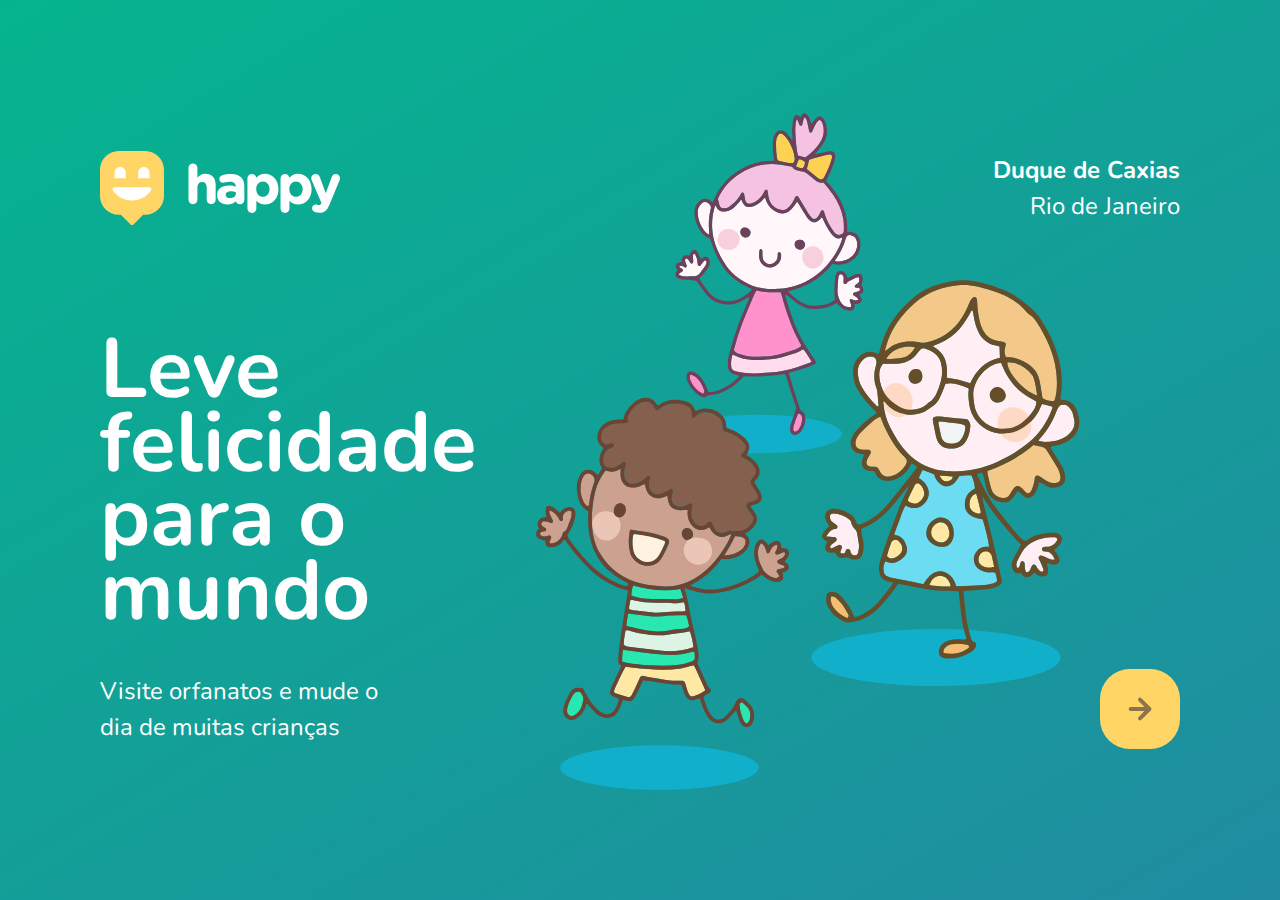
<file: index.html>
<!DOCTYPE html>
<html lang="pt_BR">
  <head>
    <meta charset="UTF-8" />
    <meta name="viewport" content="width=device-width, initial-scale=1.0" />
    <title>Happy</title>

    <link rel="stylesheet" href="public/css/main.css" />
    <link rel="stylesheet" href="public/css/animations.css" />
    <link rel="stylesheet" href="public/css/sidebar.css" />
    <link rel="stylesheet" href="public/css/page-landing.css" />

    <link rel="icon" href="./public/images/logo-icon.png" />

    <link href="https://fonts.googleapis.com/css2?family=Nunito:wght@400;600;700;800&display=swap" rel="stylesheet">
  </head>
  <body>
    <div id="page-landing">
      <div id="container">
        <header>
          <img 
          class="animate-up";
          id= logo 
          src="./public/images/logo.svg" 
          alt="Logomarca de Happy" />

          <div class="location animate-up">
            <strong>Duque de Caxias</strong>
            <p>Rio de Janeiro</p>
          </div>
        </header>

        <main>
          <h1 class="animate-up">Leve felicidade para o mundo</h1>

          <section class="visit">
            <p class="animate-up">Visite orfanatos e mude o dia de muitas crianças</p>

            <a href="orphanages.html" title="Visite orfanatos" class="animate-up">
              <img src="public/images/arrow.svg" alt="ir para o mapa" />
            </a>
          </section>
        </main>
      </div>
    </div>
  </body>
</html>
</file>
<file: public/css/main.css>
*{
    margin: 0;
    padding: 0;
    box-sizing: border-box;
}

body {
    height: 100vh;
    color: white;
    background: #EBF2F5
}

:root {
    font-size: 62.5%;
}

body, input, button, textarea {
    font: 400 1.8rem/1 'Nunito', sans-serif;
}
</file>
<file: public/css/animations.css>
@keyframes up {
    from{
        opacity: 0;
        transform: translateY(16px);
    }
    
    to{
    opacity: 1;
    transform: translateY(0);
     
        }
    }

    @keyframes right{
        from{
transform: translateX(-100%)
        }
        to{
transform:translateY(0)
        }
    }

    @keyframes appear{
        from{
opacity:0;
        } to {
opacity:1;
        }
    }
    
    .animate-up{
        animation-name:up;
        animation-duration: 300ms;
        animation-fill-mode: backwards;
    }

    .animate-right {
        animation-name: right;
        animation-duration: 300ms;
    }

    .animate-appear{
        animation-name: appear;
        animation-duration: 300ms;
        animation-fill-mode: backwards;
    }
</file>
<file: public/css/sidebar.css>
aside.sidebar{
    position:fixed;
    height:100%;
    padding: 3.2rem 2.4rem;
    background: #15c3d6;

    display: flex;
    flex-direction: column;
    justify-content:space-between;
    align-items: center;
}

aside.sidebar footer button{
    width:48px;
    height: 48px;
    border:none;
    background: #12afcb;
    border-radius: 1.6rem;
    cursor: pointer;

    display: flex;
    align-items: center;
    justify-content:center;

    transition:background-color 0.2s;
}

aside.sidebar footer button:hover{
    background:#17d6eb;
}

.width-sidebar{
    padding-left: 96px;
}
</file>
<file: public/css/page-landing.css>
#page-landing {
  background: linear-gradient(329.54deg, #208ca1 0%, #05b48e 100%);

  min-height: 100vh;
  text-align: center;
  display: flex;
}

#container {
  margin: auto;

  width: min(90%, 112rem);
}

.location,
h1,
.visit p {
  height: 16vh;
}

#logo {
  animation-delay: 50ms;
}

.location {
  animation-delay: 100ms;
}

main h1 {
  font-size: clamp(4rem, 8vw, 8.4rem);
  animation-delay: 150ms;
}

.visit a:hover {
  background-color: #96feff;
}

.visit p {
  animation-delay: 200ms;
}

.visit a {
  width: 8rem;
  height: 8rem;
  background: #ffd666;

  border: none;
  border-radius: 3rem;

  display: flex;
  align-items: center;
  justify-content: center;
  margin: 0 auto;

  transition: background 200ms;
  animation-delay: 250ms;
}

/* desktop version */
@media (min-width: 760px) {
  #container {
    padding: 5rem 2rem;
    /*shorthand background: image repeat position/ size */
    background: url("../images/bg.svg") no-repeat 80% /
      clamp(30rem, 54vw, 56rem);
  }

  header {
    display: flex;
    align-items: center;
    justify-content: space-between;
  }

  .location,
  h1,
  .visit p {
    height: initial;
    text-align: initial;
  }

  .location {
    text-align: right;
    font-size: 2.4rem;
    line-height: 1.5;
  }

  main h1 {
    font-weight: bold;
    line-height: 0.88;

    margin: clamp(10%, 9vh, 12%) 0 4rem;

    width: min(300px, 80%);
  }

  .visit {
    display: flex;
    align-items: center;
    justify-content: space-between;
  }

  .visit p {
    font-size: 2.4rem;
    line-height: 1.5;
    width: clamp(30rem, 20vw, 30rem);
  }

  .visit a {
    margin: initial;
  }
}
</file>
